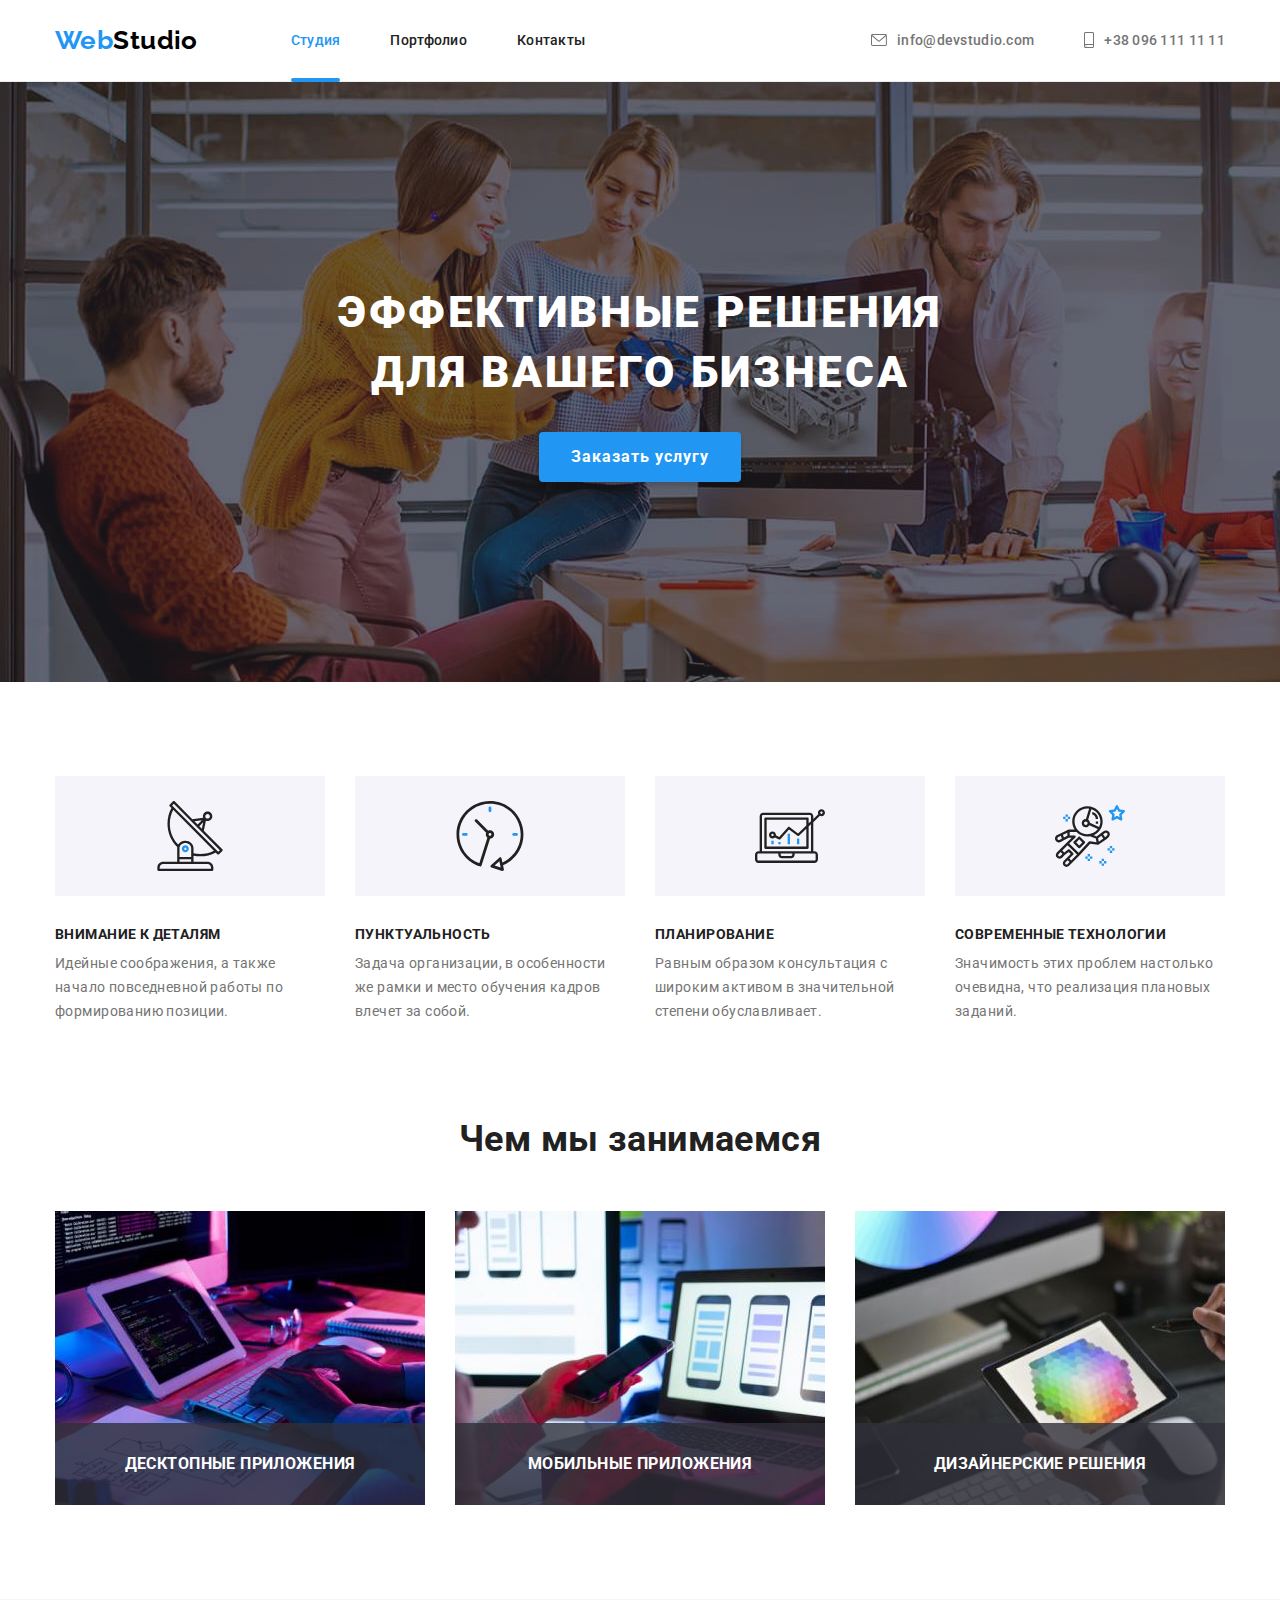
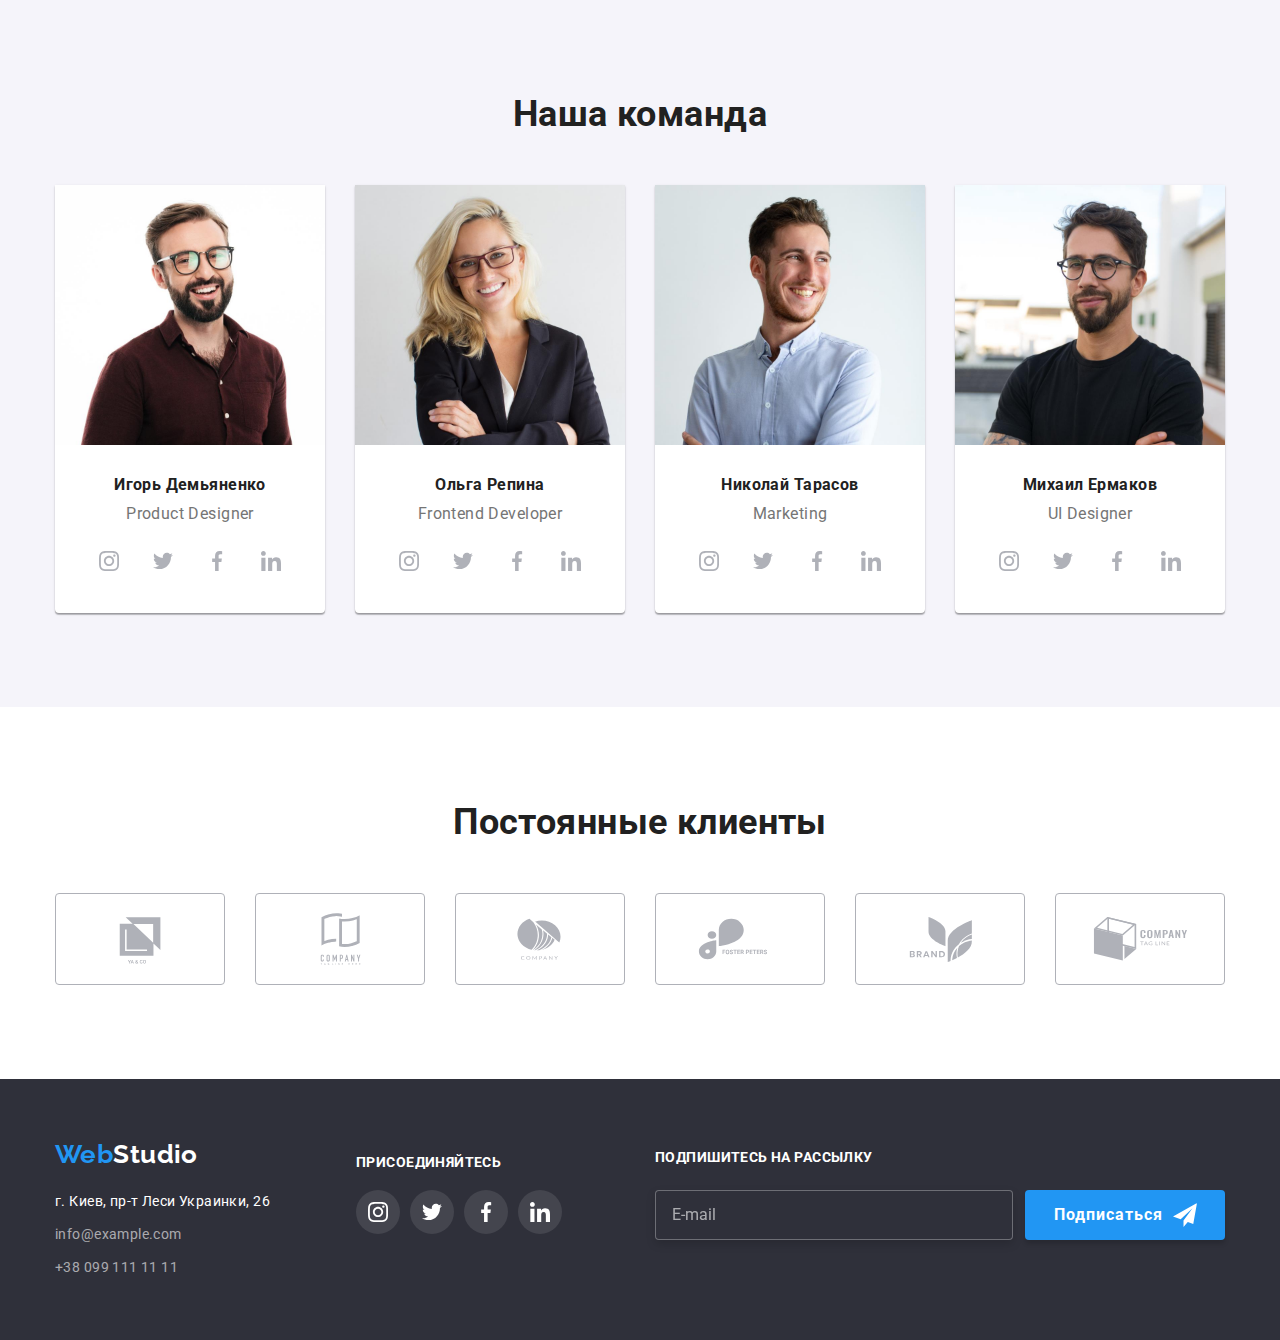
<file: index.html>
<!DOCTYPE html>
<html lang="ru">
  <head>
    <meta charset="UTF-8" />
    <meta http-equiv="X-UA-Compatible" content="IE=edge" />
    <meta name="viewport" content="width=device-width, initial-scale=1.0" />
	<link rel="shortcut icon" href="favicon.png" type="image/png">
    <title>Главная</title>
    <link
      rel="stylesheet"
      href="https://fonts.googleapis.com/css2?family=Raleway:wght@700&family=Roboto:wght@400;500;700;900&display=swap"
    />
    <link
      rel="stylesheet"
      href="https://cdnjs.cloudflare.com/ajax/libs/modern-normalize/1.0.0/modern-normalize.min.css"
    />
    <link rel="stylesheet" href="./css/main.min.css" />
  </head>
  <body>
    <!-- Верхняя линия -->
    <header class="upper-line">
      <div class="container upper-line__container">
        <a class="link header-brand" href="./index.html">
          <span class="header-brand__color-one">Web</span
          ><span class="header-brand__color-two">Studio</span>
        </a>
        <nav class="upper-line__nav-links">
          <ul class="upper-line__list-box">
            <li class="upper-line__list upper-line__list--nav">
              <a class="link upper-line__link upper-line__active-page" href="./index.html"
                >Студия</a
              >
            </li>
            <li class="upper-line__list upper-line__list--nav">
              <a class="link upper-line__link" href="./portfolio.html">Портфолио</a>
            </li>
            <li class="upper-line__list upper-line__list--nav">
              <a class="link upper-line__link" href="#">Контакты</a>
            </li>
          </ul>
        </nav>
        <ul class="upper-line__list-box">
          <li class="upper-line__list upper-line__list--contacts">
            <a class="upper-line__link" href="mailto:info@devstudio.com">
              <svg class="upper-line__email-icon" width="16px" height="12px">
                <use href="./images/icons.svg#email"></use>
              </svg>
              info@devstudio.com
            </a>
          </li>

          <li class="upper-line__list upper-line__list--contacts">
            <a class="upper-line__link" href="tel:+380961111111">
              <svg class="upper-line__phone-icon" width="10px" height="16px">
                <use href="./images/icons.svg#phone"></use>
              </svg>
              +38 096 111 11 11
            </a>
          </li>
        </ul>
      </div>
    </header>

    <main class="main-content">
      <!-- Шапка -->
      <section class="cap">
        <div class="container cap__container">
          <h1 class="cap__title">Эффективные решения для вашего бизнеса</h1>
          <button data-modal-open class="cap__order-btn" type="button">Заказать услугу</button>
        </div>
      </section>

      <!-- Особенности -->
      <section class="our-features section">
        <div class="container">
          <h2 class="hidden">Наши особенности</h2>
          <ul class="list-box">
            <li class="our-features__feature">
              <div class="our-features__box">
                <svg class="our-features__icon" width="70px" height="70px">
                  <use href="./images/icons.svg#antenna"></use>
                </svg>
              </div>
              <h3 class="our-features__title">Внимание к деталям</h3>
              <p class="our-features__text">
                Идейные соображения, а также начало повседневной работы по формированию позиции.
              </p>
            </li>

            <li class="our-features__feature">
              <div class="our-features__box">
                <svg class="our-features__icon" width="70px" height="70px">
                  <use href="./images/icons.svg#clock"></use>
                </svg>
              </div>
              <h3 class="our-features__title">Пунктуальность</h3>
              <p class="our-features__text">
                Задача организации, в особенности же рамки и место обучения кадров влечет за собой.
              </p>
            </li>

            <li class="our-features__feature">
              <div class="our-features__box">
                <svg class="our-features__icon" width="70px" height="70px">
                  <use href="./images/icons.svg#diagram"></use>
                </svg>
              </div>
              <h3 class="our-features__title">Планирование</h3>
              <p class="our-features__text">
                Равным образом консультация с широким активом в значительной степени обуславливает.
              </p>
            </li>

            <li class="our-features__feature">
              <div class="our-features__box">
                <svg class="our-features__icon" width="70px" height="70px">
                  <use href="./images/icons.svg#astronaut"></use>
                </svg>
              </div>
              <h3 class="our-features__title">Современные технологии</h3>
              <p class="our-features__text">
                Значимость этих проблем настолько очевидна, что реализация плановых заданий.
              </p>
            </li>
          </ul>
        </div>
      </section>
      <!-- Чем мы занимаемся -->
      <section class="our-works our-works--geometry section">
        <div class="container">
          <h2 class="our-works__first-title">Чем мы занимаемся</h2>
          <ul class="list-box">
            <li class="our-works__work">
              <a class="link" href="#">
                <img src="./images/work1.jpg" width="370" height="294" alt="Изображение работы 1" />
                <div class="our-works__label">
                  <h3 class="our-works__title">Десктопные приложения</h3>
                </div>
              </a>
            </li>

            <li class="our-works__work">
              <a class="link" href="#">
                <img src="./images/work2.jpg" width="370" height="294" alt="Изображение работы 2" />
                <div class="our-works__label">
                  <h3 class="our-works__title">Мобильные приложения</h3>
                </div>
              </a>
            </li>

            <li class="our-works__work">
              <a class="link" href="#">
                <img src="./images/work3.jpg" width="370" height="294" alt="Изображение работы 3" />
                <div class="our-works__label">
                  <h3 class="our-works__title">Дизайнерские решения</h3>
                </div>
              </a>
            </li>
          </ul>
        </div>
      </section>

      <!-- Наша команда -->
      <section class="our-team section">
        <div class="container">
          <h2 class="our-team__first-title">Наша команда</h2>
          <ul class="list-box team-cards">
            <li class="team-cards__card">
              <img
                src="./images/member1.jpg"
                width="270"
                height="260"
                alt="Фото Игоря Демьяненко"
              />
              <div class="team-card">
                <h3 class="team-card__title">Игорь Демьяненко</h3>
                <p class="team-card__profession">Product Designer</p>
                <ul class="list-box social-icons team-card__social-icons">
                  <li class="list social-icons__list">
                    <a class="link social-icons__icon" href="#">
                      <svg class="team-card__social-icon" width="20px" height="20px">
                        <use href="./images/icons.svg#instagram"></use>
                      </svg>
                    </a>
                  </li>

                  <li class="list social-icons__list">
                    <a class="link social-icons__icon" href="#">
                      <svg class="team-card__social-icon" width="20px" height="20px">
                        <use href="./images/icons.svg#twitter"></use>
                      </svg>
                    </a>
                  </li>

                  <li class="list social-icons__list">
                    <a class="link social-icons__icon" href="#">
                      <svg class="team-card__social-icon" width="20px" height="20px">
                        <use href="./images/icons.svg#facebook"></use>
                      </svg>
                    </a>
                  </li>

                  <li class="list social-icons__list">
                    <a class="link social-icons__icon" href="#">
                      <svg class="team-card__social-icon" width="20px" height="20px">
                        <use href="./images/icons.svg#linkedin"></use>
                      </svg>
                    </a>
                  </li>
                </ul>
              </div>
            </li>

            <li class="team-cards__card">
              <img src="./images/member2.jpg" width="270" height="260" alt="Фото Ольги Репиной" />
              <div class="team-card">
                <h3 class="team-card__title">Ольга Репина</h3>
                <p class="team-card__profession">Frontend Developer</p>
                <ul class="list-box social-icons team-card__social-icons">
                  <li class="list social-icons__list">
                    <a class="link social-icons__icon" href="#">
                      <svg class="team-card__social-icon" width="20px" height="20px">
                        <use href="./images/icons.svg#instagram"></use>
                      </svg>
                    </a>
                  </li>

                  <li class="list social-icons__list">
                    <a class="link social-icons__icon" href="#">
                      <svg class="team-card__social-icon" width="20px" height="20px">
                        <use href="./images/icons.svg#twitter"></use>
                      </svg>
                    </a>
                  </li>

                  <li class="list social-icons__list">
                    <a class="link social-icons__icon" href="#">
                      <svg class="team-card__social-icon" width="20px" height="20px">
                        <use href="./images/icons.svg#facebook"></use>
                      </svg>
                    </a>
                  </li>

                  <li class="list social-icons__list">
                    <a class="link social-icons__icon" href="#">
                      <svg class="team-card__social-icon" width="20px" height="20px">
                        <use href="./images/icons.svg#linkedin"></use>
                      </svg>
                    </a>
                  </li>
                </ul>
              </div>
            </li>

            <li class="team-cards__card">
              <img
                src="./images/member3.jpg"
                width="270"
                height="260"
                alt="Фото Николая Тарасова"
              />
              <div class="team-card">
                <h3 class="team-card__title">Николай Тарасов</h3>
                <p class="team-card__profession">Marketing</p>
                <ul class="list-box social-icons team-card__social-icons">
                  <li class="list social-icons__list">
                    <a class="link social-icons__icon" href="#">
                      <svg class="team-card__social-icon" width="20px" height="20px">
                        <use href="./images/icons.svg#instagram"></use>
                      </svg>
                    </a>
                  </li>

                  <li class="list social-icons__list">
                    <a class="link social-icons__icon" href="#">
                      <svg class="team-card__social-icon" width="20px" height="20px">
                        <use href="./images/icons.svg#twitter"></use>
                      </svg>
                    </a>
                  </li>

                  <li class="list social-icons__list">
                    <a class="link social-icons__icon" href="#">
                      <svg class="team-card__social-icon" width="20px" height="20px">
                        <use href="./images/icons.svg#facebook"></use>
                      </svg>
                    </a>
                  </li>

                  <li class="list social-icons__list">
                    <a class="link social-icons__icon" href="#">
                      <svg class="team-card__social-icon" width="20px" height="20px">
                        <use href="./images/icons.svg#linkedin"></use>
                      </svg>
                    </a>
                  </li>
                </ul>
              </div>
            </li>

            <li class="team-cards__card">
              <img
                src="./images/member4.jpg"
                width="270"
                height="260"
                alt="Фото Михаила Ермакова"
              />
              <div class="team-card">
                <h3 class="team-card__title">Михаил Ермаков</h3>
                <p class="team-card__profession">UI Designer</p>
                <ul class="list-box social-icons team-card__social-icons">
                  <li class="list social-icons__list">
                    <a class="link social-icons__icon" href="#">
                      <svg class="team-card__social-icon" width="20px" height="20px">
                        <use href="./images/icons.svg#instagram"></use>
                      </svg>
                    </a>
                  </li>

                  <li class="list social-icons__list">
                    <a class="link social-icons__icon" href="#">
                      <svg class="team-card__social-icon" width="20px" height="20px">
                        <use href="./images/icons.svg#twitter"></use>
                      </svg>
                    </a>
                  </li>

                  <li class="list social-icons__list">
                    <a class="link social-icons__icon" href="#">
                      <svg class="team-card__social-icon" width="20px" height="20px">
                        <use href="./images/icons.svg#facebook"></use>
                      </svg>
                    </a>
                  </li>

                  <li class="list social-icons__list">
                    <a class="link social-icons__icon" href="#">
                      <svg class="team-card__social-icon" width="20px" height="20px">
                        <use href="./images/icons.svg#linkedin"></use>
                      </svg>
                    </a>
                  </li>
                </ul>
              </div>
            </li>
          </ul>
        </div>
      </section>

      <section class="reg-customers section">
        <div class="container reg-customers__container">
          <h2 class="reg-customers__first-title">Постоянные клиенты</h2>
          <ul class="list-box reg-customers__cards">
            <li class="reg-customers__card">
              <a href="#" class="company-label">
                <svg class="company-label__icon" width="106px" height="60px">
                  <use href="./images/icons.svg#company-one"></use>
                </svg>
              </a>
            </li>

            <li class="reg-customers__card">
              <a href="#" class="company-label">
                <svg class="company-label__icon" width="106px" height="60px">
                  <use href="./images/icons.svg#company-two"></use>
                </svg>
              </a>
            </li>

            <li class="reg-customers__card">
              <a href="#" class="company-label">
                <svg class="company-label__icon" width="106px" height="60px">
                  <use href="./images/icons.svg#company-three"></use>
                </svg>
              </a>
            </li>

            <li class="reg-customers__card">
              <a href="#" class="company-label">
                <svg class="company-label__icon" width="106px" height="60px">
                  <use href="./images/icons.svg#company-four"></use>
                </svg>
              </a>
            </li>

            <li class="reg-customers__card">
              <a href="#" class="company-label">
                <svg class="company-label__icon" width="106px" height="60px">
                  <use href="./images/icons.svg#company-five"></use>
                </svg>
              </a>
            </li>

            <li class="reg-customers__card">
              <a href="#" class="company-label">
                <svg class="company-label__icon" width="106px" height="60px">
                  <use href="./images/icons.svg#company-six"></use>
                </svg>
              </a>
            </li>
          </ul>
        </div>
      </section>

      <!-- Модальное окно -->
      <div class="backdrop backdrop--is-hidden" data-modal>
        <form class="contact-form">
          <p class="contact-form__title">Оставьте свои данные, мы вам перезвоним</p>
          <div class="form-field form-field--name">
            <svg class="form-field__form-icon form-field__icon-man" width="18px" height="18px">
              <use href="./images/icons.svg#icon-man"></use>
            </svg>
            <label class="form-field__caption">
              Имя
              <input class="form-field__input name" type="text" name="username" />
            </label>
          </div>

          <div class="form-field form-field--phone">
            <svg class="form-field__form-icon form-field__icon-phone" width="18px" height="18px">
              <use href="./images/icons.svg#icon-phone"></use>
            </svg>
            <label class="form-field__caption">
              Телефон
              <input class="form-field__input phone" type="tel" name="phone_number" />
            </label>
          </div>

          <div class="form-field form-field--mail">
            <svg class="form-field__form-icon form-field__icon-mail" width="18px" height="18px">
              <use href="./images/icons.svg#icon-mail"></use>
            </svg>
            <label class="form-field__caption">
              Почта
              <input class="form-field__input mail" type="email" name="email" />
            </label>
          </div>
          <div class="form-field form-field--comment">
            <label class="contact-form__caption">
              Комментарий
              <textarea
                class="form-field__comment"
                name="comments"
                rows="5"
                placeholder="Введите текст"
              ></textarea>
            </label>
          </div>
          <div class="check-block">
            <input
              class="check-block__checkbox hidden"
              type="checkbox"
              id="agreement"
              name="agreement"
            />
            <label class="check-block__agreement" for="agreement">
              Соглашаюсь с рассылкой и принимаю
              <a class="check-block__agreement-link" href="#">Условия договора</a>
            </label>
            <svg class="check-block__unchecked-icon" width="16px" height="15px">
              <use href="./images/icons.svg#icon-unchecked"></use>
            </svg>
            <svg class="check-block__checked-icon" width="16px" height="15px">
              <use href="./images/icons.svg#icon-checked"></use>
            </svg>
          </div>

          <button data-modal-close class="contact-form__close-btn">
            <svg class="contact-form__close-icon" width="11px" height="11px">
              <use href="./images/icons.svg#close"></use>
            </svg>
          </button>

          <button class="contact-form__send-btn" type="submit">Отправить</button>
        </form>
      </div>
    </main>

    <!-- Футер -->
    <footer class="footer">
      <div class="container footer__container">
        <div class="logo-container">
          <div class="footer-brand">
            <a class="" href="./index.html">
              <span class="footer-brand__color-one">Web</span
              ><span class="footer-brand__color-two">Studio</span>
            </a>
          </div>
          <address class="address">
            <p class="address__text">г. Киев, пр-т Леси Украинки, 26</p>
            <ul class="address__list-box">
              <li class="address__list">
                <a class="footer__link" href="mailto:info@example.com">info@example.com</a>
              </li>

              <li class="address__list">
                <a class="footer__link" href="tel:+380991111111">+38 099 111 11 11</a>
              </li>
            </ul>
          </address>
        </div>
        <div class="social-container">
          <h3 class="social-container__title">присоединяйтесь</h3>
          <ul class="list-box social-icons">
            <li class="list social-icons__list">
              <a href="#" class="link social-container__icon social-icons__icon">
                <svg class="social-container__social-icon" width="20px" height="20px">
                  <use href="./images/icons.svg#instagram"></use>
                </svg>
              </a>
            </li>

            <li class="list social-icons__list">
              <a href="#" class="link social-container__icon social-icons__icon">
                <svg class="social-container__social-icon" width="20px" height="20px">
                  <use href="./images/icons.svg#twitter"></use>
                </svg>
              </a>
            </li>

            <li class="list social-icons__list">
              <a href="#" class="link social-container__icon social-icons__icon">
                <svg class="social-container__social-icon" width="20px" height="20px">
                  <use href="./images/icons.svg#facebook"></use>
                </svg>
              </a>
            </li>

            <li class="list social-icons__list">
              <a href="#" class="link social-container__icon social-icons__icon">
                <svg class="social-container__social-icon" width="20px" height="20px">
                  <use href="./images/icons.svg#linkedin"></use>
                </svg>
              </a>
            </li>
          </ul>
        </div>

        <form class="subscribe-form">
          <label>
            <span class="subscribe-form__title">Подпишитесь на рассылку</span>
            <input class="subscribe-form__email" type="email" name="email" placeholder="E-mail" />
          </label>
          <button class="subscribe-form__btn" type="submit">
            Подписаться
            <svg class="subscribe-form__subscribe-img" width="24px" height="24px">
              <use href="./images/icons.svg#icon-send"></use>
            </svg>
          </button>
        </form>
      </div>
    </footer>

    <script src="./js/modal.js"></script>
  </body>
</html>
</file>
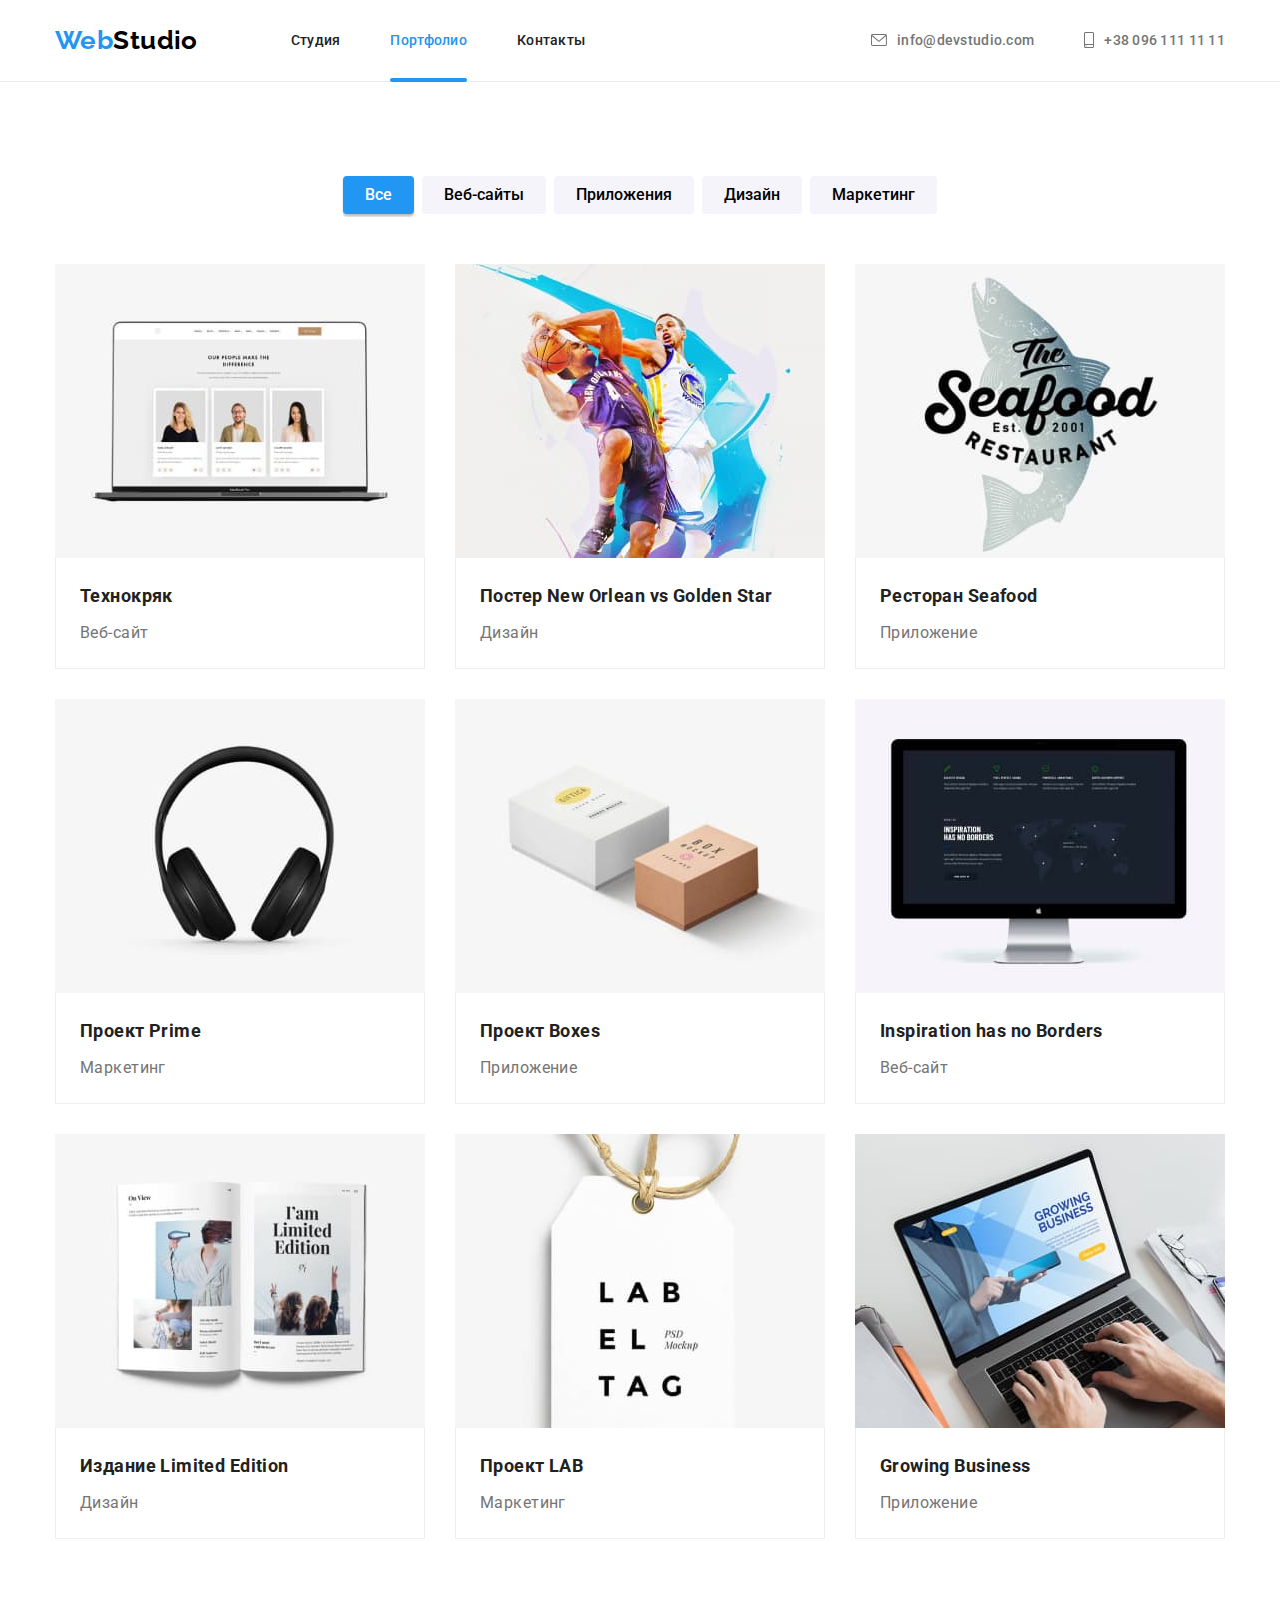
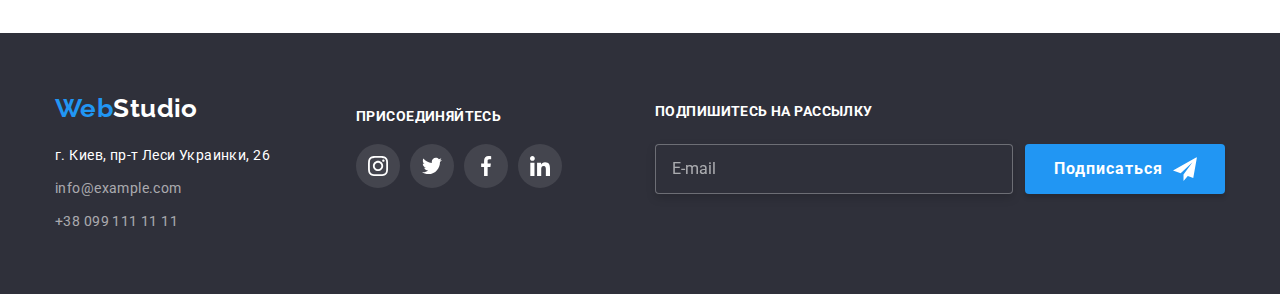
<file: portfolio.html>
<!DOCTYPE html>
<html lang="en">
  <head>
    <meta charset="UTF-8" />
    <meta http-equiv="X-UA-Compatible" content="IE=edge" />
    <meta name="viewport" content="width=device-width, initial-scale=1.0" />
	<link rel="shortcut icon" href="favicon.png" type="image/png">
    <title>Портфолио</title>
    <link
      href="https://fonts.googleapis.com/css2?family=Raleway:wght@700&family=Roboto:wght@400;500;700;900&display=swap"
      rel="stylesheet"
    />
    <link
      rel="stylesheet"
      href="https://cdnjs.cloudflare.com/ajax/libs/modern-normalize/1.0.0/modern-normalize.min.css"
    />
    <link rel="stylesheet" href="./css/main.min.css" />
  </head>
  <body>
    <!-- Верхняя линия -->
    <header class="upper-line">
      <div class="container upper-line__container">
        <a class="header-brand" href="./index.html">
          <span class="header-brand__color-one">Web</span
          ><span class="header-brand__color-two">Studio</span>
        </a>
        <nav class="upper-line__nav-links">
          <ul class="upper-line__list-box">
            <li class="upper-line__list upper-line__list--nav">
              <a class="upper-line__link" href="./index.html">Студия</a>
            </li>
            <li class="upper-line__list upper-line__list--nav">
              <a class="upper-line__link upper-line__active-page" href="./portfolio.html"
                >Портфолио</a
              >
            </li>
            <li class="upper-line__list upper-line__list--nav">
              <a class="upper-line__link" href="#">Контакты</a>
            </li>
          </ul>
        </nav>
        <ul class="upper-line__list-box">
          <li class="upper-line__list upper-line__list--contacts">
            <a class="upper-line__link" href="mailto:info@devstudio.com">
              <svg class="upper-line__email-icon" width="16px" height="12px">
                <use href="./images/icons.svg#email"></use>
              </svg>
              info@devstudio.com
            </a>
          </li>

          <li class="upper-line__list upper-line__list--contacts">
            <a class="upper-line__link" href="tel:+380961111111">
              <svg class="upper-line__phone-icon" width="10px" height="16px">
                <use href="./images/icons.svg#phone"></use>
              </svg>
              +38 096 111 11 11
            </a>
          </li>
        </ul>
      </div>
    </header>

    <main class="main-content">
      <section class="portfolio section">
        <div class="container portfolio__container">
          <h1 class="hero-title hidden">Наши портфолио</h1>
          <ul class="list-box filters filters--geometry">
            <li class="list filters__list">
              <button class="filters__filter-btn filters__filter-btn--active" type="button">
                Все
              </button>
            </li>
            <li class="list filters__list">
              <button class="filters__filter-btn" type="button">Веб-сайты</button>
            </li>
            <li class="list filters__list">
              <button class="filters__filter-btn" type="button">Приложения</button>
            </li>
            <li class="list filters__list">
              <button class="filters__filter-btn" type="button">Дизайн</button>
            </li>
            <li class="list filters__list">
              <button class="filters__filter-btn" type="button">Маркетинг</button>
            </li>
          </ul>

          <ul class="list-box portfolio-cards">
            <li class="list portfolio-cards__list">
              <a href="#" class="link portfolio-card">
                <div class="portfolio-card__image-box">
                  <div class="overlay">
                    <p class="overlay__text">
                      Технокряк это современная площадка распространения коронавируса. Компании
                      используют эту платформу для цифрового шпионажа и атак на защищённые сервера
                      конкурентов.
                    </p>
                  </div>
                  <img
                    src="./images/tehno.jpg"
                    width="370"
                    height="294"
                    alt="Внешний вид веб сайта"
                  />
                </div>
                <div class="portfolio-card__info">
                  <h3 class="portfolio-card__title">Технокряк</h3>
                  <p class="portfolio-card__type">Веб-сайт</p>
                </div>
              </a>
            </li>

            <li class="list portfolio-cards__list">
              <a href="#" class="link portfolio-card">
                <div class="portfolio-card__image-box">
                  <div class="overlay">
                    <p class="overlay__text">Постер New Orlean vs Golden Star это ...</p>
                  </div>
                  <img
                    src="./images/poster.jpg"
                    width="370"
                    height="294"
                    alt="Постер с баскетболистами"
                  />
                </div>
                <div class="portfolio-card__info">
                  <h3 class="portfolio-card__title">Постер New Orlean vs Golden Star</h3>
                  <p class="portfolio-card__type">Дизайн</p>
                </div>
              </a>
            </li>

            <li class="list portfolio-cards__list">
              <a href="#" class="link portfolio-card">
                <div class="portfolio-card__image-box">
                  <div class="overlay">
                    <p class="overlay__text">Ресторан Seafood это ...</p>
                  </div>
                  <img
                    src="./images/restaurant.jpg"
                    width="370"
                    height="294"
                    alt="Ємблема ресторана"
                  />
                </div>
                <div class="portfolio-card__info">
                  <h3 class="portfolio-card__title">Ресторан Seafood</h3>
                  <p class="portfolio-card__type">Приложение</p>
                </div>
              </a>
            </li>

            <li class="list portfolio-cards__list">
              <a href="#" class="link portfolio-card">
                <div class="portfolio-card__image-box">
                  <div class="overlay">
                    <p class="overlay__text">Проект Prime это ...</p>
                  </div>
                  <img
                    src="./images/prime.jpg"
                    width="370"
                    height="294"
                    alt="Изображение с Наушниками"
                  />
                </div>
                <div class="portfolio-card__info">
                  <h3 class="portfolio-card__title">Проект Prime</h3>
                  <p class="portfolio-card__type">Маркетинг</p>
                </div>
              </a>
            </li>

            <li class="list portfolio-cards__list">
              <a href="#" class="link portfolio-card">
                <div class="portfolio-card__image-box">
                  <div class="overlay">
                    <p class="overlay__text">Проект Boxes это ...</p>
                  </div>
                  <img
                    src="./images/boxes.jpg"
                    width="370"
                    height="294"
                    alt="Изображение с коробками"
                  />
                </div>
                <div class="portfolio-card__info">
                  <h3 class="portfolio-card__title">Проект Boxes</h3>
                  <p class="portfolio-card__type">Приложение</p>
                </div>
              </a>
            </li>

            <li class="list portfolio-cards__list">
              <a href="#" class="link portfolio-card">
                <div class="portfolio-card__image-box">
                  <div class="overlay">
                    <p class="overlay__text">Inspiration has no Borders это ...</p>
                  </div>
                  <img
                    src="./images/Inspiration.jpg"
                    width="370"
                    height="294"
                    alt="Внешний вид веб сайта"
                  />
                </div>
                <div class="portfolio-card__info">
                  <h3 class="portfolio-card__title">Inspiration has no Borders</h3>
                  <p class="portfolio-card__type">Веб-сайт</p>
                </div>
              </a>
            </li>

            <li class="list portfolio-cards__list">
              <a href="#" class="link portfolio-card">
                <div class="portfolio-card__image-box">
                  <div class="overlay">
                    <p class="overlay__text">Издание Limited Edition это ...</p>
                  </div>
                  <img
                    src="./images/edition.jpg"
                    width="370"
                    height="294"
                    alt="Изображение журнала"
                  />
                </div>
                <div class="portfolio-card__info">
                  <h3 class="portfolio-card__title">Издание Limited Edition</h3>
                  <p class="portfolio-card__type">Дизайн</p>
                </div>
              </a>
            </li>

            <li class="list portfolio-cards__list">
              <a href="#" class="link portfolio-card">
                <div class="portfolio-card__image-box">
                  <div class="overlay">
                    <p class="overlay__text">Проект LAB это ...</p>
                  </div>
                  <img src="./images/lab.jpg" width="370" height="294" alt="Эмблема проэкта" />
                </div>
                <div class="portfolio-card__info">
                  <h3 class="portfolio-card__title">Проект LAB</h3>
                  <p class="portfolio-card__type">Маркетинг</p>
                </div>
              </a>
            </li>

            <li class="list portfolio-cards__list">
              <a href="#" class="link portfolio-card">
                <div class="portfolio-card__image-box">
                  <div class="overlay">
                    <p class="overlay__text">Growing Business это ...</p>
                  </div>
                  <img
                    src="./images/business.jpg"
                    width="370"
                    height="294"
                    alt="Ноутбук с приложением"
                  />
                </div>
                <div class="portfolio-card__info">
                  <h3 class="portfolio-card__title">Growing Business</h3>
                  <p class="portfolio-card__type">Приложение</p>
                </div>
              </a>
            </li>
          </ul>
        </div>
      </section>
    </main>

    <!-- Футер -->
    <footer class="footer">
      <div class="container footer__container">
        <div class="logo-container">
          <div class="footer-brand">
            <a class="" href="./index.html">
              <span class="footer-brand__color-one">Web</span
              ><span class="footer-brand__color-two">Studio</span>
            </a>
          </div>
          <address class="address">
            <p class="address__text">г. Киев, пр-т Леси Украинки, 26</p>
            <ul class="address__list-box">
              <li class="address__list">
                <a class="footer__link" href="mailto:info@example.com">info@example.com</a>
              </li>

              <li class="address__list">
                <a class="footer__link" href="tel:+380991111111">+38 099 111 11 11</a>
              </li>
            </ul>
          </address>
        </div>
        <div class="social-container">
          <h3 class="social-container__title">присоединяйтесь</h3>
          <ul class="list-box social-icons">
            <li class="list social-icons__list">
              <a href="#" class="link social-container__icon social-icons__icon">
                <svg class="social-container__social-icon" width="20px" height="20px">
                  <use href="./images/icons.svg#instagram"></use>
                </svg>
              </a>
            </li>

            <li class="list social-icons__list">
              <a href="#" class="link social-container__icon social-icons__icon">
                <svg class="social-container__social-icon" width="20px" height="20px">
                  <use href="./images/icons.svg#twitter"></use>
                </svg>
              </a>
            </li>

            <li class="list social-icons__list">
              <a href="#" class="link social-container__icon social-icons__icon">
                <svg class="social-container__social-icon" width="20px" height="20px">
                  <use href="./images/icons.svg#facebook"></use>
                </svg>
              </a>
            </li>

            <li class="list social-icons__list">
              <a href="#" class="link social-container__icon social-icons__icon">
                <svg class="social-container__social-icon" width="20px" height="20px">
                  <use href="./images/icons.svg#linkedin"></use>
                </svg>
              </a>
            </li>
          </ul>
        </div>

        <form class="subscribe-form">
          <label>
            <span class="subscribe-form__title">Подпишитесь на рассылку</span>
            <input class="subscribe-form__email" type="email" name="email" placeholder="E-mail" />
          </label>
          <button class="subscribe-form__btn" type="submit">
            Подписаться
            <svg class="subscribe-form__subscribe-img" width="24px" height="24px">
              <use href="./images/icons.svg#icon-send"></use>
            </svg>
          </button>
        </form>
      </div>
    </footer>
  </body>
</html>
</file>
<file: css/main.min.css>
h1,h2,h3,ul,p{margin:0;padding:0}img{display:block;max-width:100%;height:auto}a{text-decoration:none;color:inherit}ul{list-style:none}body{background-color:#fff;color:#757575;font-family:"Roboto","Raleway",sans-serif;letter-spacing:0.03em;font-size:14px;line-height:1.714}.hidden{position:absolute;width:1px;height:1px;margin:-1px;padding:0;overflow:hidden;border:0;clip:rect(0 0 0 0)}.section{padding-top:94px;padding-bottom:94px}.container{width:1200px;padding:0px 15px;margin:0 auto}.list-box{display:-webkit-box;display:-ms-flexbox;display:flex}.our-features__title,.team-card__title,.contact-form__title,.portfolio-card__title{color:#212121}.input:hover,.comment:hover,.email:hover{cursor:pointer}.social-icons__list:not(:first-child){margin-left:10px}.subscribe-form__email:focus,.form-field__input:focus,.form-field__comment:focus,.company-label:hover,.company-label:focus{border-color:#2196f3;outline:none}.subscribe-form__email:focus::-webkit-input-placeholder,.form-field__comment:focus::-webkit-input-placeholder{color:#2196f3}.subscribe-form__email:focus:-ms-input-placeholder,.form-field__comment:focus:-ms-input-placeholder{color:#2196f3}.subscribe-form__email:focus::-ms-input-placeholder,.form-field__comment:focus::-ms-input-placeholder{color:#2196f3}.subscribe-form__email:focus::placeholder,.form-field__comment:focus::placeholder{color:#2196f3}.header-brand,.footer-brand{font-family:'Raleway';font-weight:bold;font-size:26px;line-height:1.192}.upper-line__container,.upper-line__list-box,.upper-line__link,.subscribe-form,.cap__container,.contact-form,.contact-form__close-btn,.check-block,.portfolio__container,.overlay{display:-webkit-box;display:-ms-flexbox;display:flex;-webkit-box-align:center;-ms-flex-align:center;align-items:center}.upper-line__link:focus,.footer__link:focus,.upper-line__link:hover,.footer__link:hover{color:#2196f3}.social-icons__icon{display:-webkit-box;display:-ms-flexbox;display:flex;-webkit-box-align:center;-ms-flex-align:center;align-items:center;-webkit-box-pack:center;-ms-flex-pack:center;justify-content:center;height:44px;width:44px;border-radius:50%}.social-icons__icon:hover,.social-icons__icon:focus{background-color:#2196f3}.subscribe-form__btn,.cap__order-btn,.contact-form__send-btn{cursor:pointer;font-size:16px;background-color:#2196f3;font-weight:bold;line-height:1.875;letter-spacing:0.06em;color:#fff;border:0px;-webkit-box-shadow:0px 4px 4px rgba(0,0,0,0.15);box-shadow:0px 4px 4px rgba(0,0,0,0.15);border-radius:4px}.subscribe-form__btn:focus,.cap__order-btn:focus,.contact-form__send-btn:focus,.subscribe-form__btn:hover,.cap__order-btn:hover,.contact-form__send-btn:hover{background-color:#188ce8}.our-works__first-title,.our-team__first-title,.reg-customers__first-title{color:#212121;font-size:36px;line-height:1.172;font-weight:700;text-align:center;margin-bottom:50px}.social-container__title,.subscribe-form__title,.our-features__title{text-transform:uppercase;font-weight:700;line-height:1.172;font-size:14px}.social-container__title,.subscribe-form__title{color:#fff;margin-bottom:20px}.form-field__input,.form-field__comment{border:1px solid rgba(33,33,33,0.2);border-radius:4px;margin-top:4px;position:relative;display:block}.upper-line__link,.footer__link,.subscribe-form__email::-webkit-input-placeholder,.form-field__comment::-webkit-input-placeholder{-webkit-transition:color 250ms cubic-bezier(0.4, 0, 0.2, 1);transition:color 250ms cubic-bezier(0.4, 0, 0.2, 1)}.upper-line__link,.footer__link,.subscribe-form__email:-ms-input-placeholder,.form-field__comment:-ms-input-placeholder{-webkit-transition:color 250ms cubic-bezier(0.4, 0, 0.2, 1);transition:color 250ms cubic-bezier(0.4, 0, 0.2, 1)}.upper-line__link,.footer__link,.subscribe-form__email::-ms-input-placeholder,.form-field__comment::-ms-input-placeholder{-webkit-transition:color 250ms cubic-bezier(0.4, 0, 0.2, 1);transition:color 250ms cubic-bezier(0.4, 0, 0.2, 1)}.upper-line__link,.footer__link,.subscribe-form__email::placeholder,.form-field__comment::placeholder{-webkit-transition:color 250ms cubic-bezier(0.4, 0, 0.2, 1);transition:color 250ms cubic-bezier(0.4, 0, 0.2, 1)}.cap__order-btn,.social-icons__icon,.subscribe-form__btn,.contact-form__send-btn{-webkit-transition:background-color 250ms cubic-bezier(0.4, 0, 0.2, 1);transition:background-color 250ms cubic-bezier(0.4, 0, 0.2, 1)}.company-label,.subscribe-form__email,.form-field__input,.form-field__comment{-webkit-transition:border-color 250ms cubic-bezier(0.4, 0, 0.2, 1);transition:border-color 250ms cubic-bezier(0.4, 0, 0.2, 1)}.team-card__social-icon,.company-label__icon,.contact-form__close-icon,.form-field__form-icon,.check-block__checked-icon,.check-block__unchecked-icon{-webkit-transition:fill 250ms cubic-bezier(0.4, 0, 0.2, 1);transition:fill 250ms cubic-bezier(0.4, 0, 0.2, 1)}.portfolio-card{-webkit-transition:-webkit-box-shadow 250ms cubic-bezier(0.4, 0, 0.2, 1);transition:-webkit-box-shadow 250ms cubic-bezier(0.4, 0, 0.2, 1);transition:box-shadow 250ms cubic-bezier(0.4, 0, 0.2, 1);transition:box-shadow 250ms cubic-bezier(0.4, 0, 0.2, 1), -webkit-box-shadow 250ms cubic-bezier(0.4, 0, 0.2, 1)}.filters__filter-btn{-webkit-transition:background-color 250ms cubic-bezier(0.4, 0, 0.2, 1),color 250ms cubic-bezier(0.4, 0, 0.2, 1),-webkit-box-shadow 250ms cubic-bezier(0.4, 0, 0.2, 1);transition:background-color 250ms cubic-bezier(0.4, 0, 0.2, 1),color 250ms cubic-bezier(0.4, 0, 0.2, 1),-webkit-box-shadow 250ms cubic-bezier(0.4, 0, 0.2, 1);transition:background-color 250ms cubic-bezier(0.4, 0, 0.2, 1),color 250ms cubic-bezier(0.4, 0, 0.2, 1),box-shadow 250ms cubic-bezier(0.4, 0, 0.2, 1);transition:background-color 250ms cubic-bezier(0.4, 0, 0.2, 1),color 250ms cubic-bezier(0.4, 0, 0.2, 1),box-shadow 250ms cubic-bezier(0.4, 0, 0.2, 1),-webkit-box-shadow 250ms cubic-bezier(0.4, 0, 0.2, 1)}.overlay{-webkit-transition:opacity 250ms cubic-bezier(0.4, 0, 0.2, 1),-webkit-transform 250ms cubic-bezier(0.4, 0, 0.2, 1);transition:opacity 250ms cubic-bezier(0.4, 0, 0.2, 1),-webkit-transform 250ms cubic-bezier(0.4, 0, 0.2, 1);transition:opacity 250ms cubic-bezier(0.4, 0, 0.2, 1),transform 250ms cubic-bezier(0.4, 0, 0.2, 1);transition:opacity 250ms cubic-bezier(0.4, 0, 0.2, 1),transform 250ms cubic-bezier(0.4, 0, 0.2, 1),-webkit-transform 250ms cubic-bezier(0.4, 0, 0.2, 1)}.backdrop{-webkit-transition:opacity 250ms cubic-bezier(0.4, 0, 0.2, 1),visibility 250ms cubic-bezier(0.4, 0, 0.2, 1);transition:opacity 250ms cubic-bezier(0.4, 0, 0.2, 1),visibility 250ms cubic-bezier(0.4, 0, 0.2, 1)}.upper-line{border-bottom:1px solid #ececec;padding:25px 0}.upper-line__nav-links{margin-left:93px}.upper-line__list-box{margin-left:auto}.upper-line__list{letter-spacing:0.02em;line-height:1.172;font-weight:500}.upper-line__list--nav{color:#212121}.upper-line__list--contacts{color:#757575}.upper-line__list:not(:first-child){margin-left:50px}.upper-line__active-page{position:relative;color:#2196f3}.upper-line__active-page::after{content:'';display:inline-block;position:absolute;background-color:#2196f3;height:4px;width:100%;border-radius:2px;bottom:-33px;left:0}.upper-line__email-icon,.upper-line__phone-icon{margin-right:10px;fill:currentColor}.header-brand__color-one{color:#2196f3}.header-brand__color-two{color:#000}.footer{padding:60px 0;background-color:#2f303a}.footer__container{display:-webkit-box;display:-ms-flexbox;display:flex}.footer-brand__color-one{color:#2196f3}.footer-brand__color-two{color:#fff}.address{margin-top:20px;width:231px}.address__text{color:#fff;font-style:normal}.address__list-box{color:rgba(255,255,255,0.6);font-style:normal}.address__list{margin-top:9px}.social-container{width:206px;height:80px;margin:15px 93px 0px 70px}.social-container__icon{background-color:rgba(255,255,255,0.1)}.social-container__social-icon{fill:#fff}.subscribe-form{width:570px;height:86px;margin-top:15px;background-color:#2f303a;-webkit-box-align:end;-ms-flex-align:end;align-items:flex-end}.subscribe-form__btn{display:block;position:relative;margin-left:12px;height:50px;padding:10px 62px 10px 29px}.subscribe-form__subscribe-img{position:absolute;border-radius:1px;top:13px;right:28px}.subscribe-form__email{padding:0 0 0 16px;color:#ffffff;font-size:16px;width:358px;height:50px;line-height:1.25;border:1px solid rgba(255,255,255,0.3);-webkit-filter:drop-shadow(0px 4px 4px rgba(0,0,0,0.15));filter:drop-shadow(0px 4px 4px rgba(0,0,0,0.15));border-radius:4px;background-color:#2f303a;margin-top:20px}.subscribe-form__email::-webkit-input-placeholder{color:rgba(255,255,255,0.6)}.subscribe-form__email:-ms-input-placeholder{color:rgba(255,255,255,0.6)}.subscribe-form__email::-ms-input-placeholder{color:rgba(255,255,255,0.6)}.subscribe-form__email::placeholder{color:rgba(255,255,255,0.6)}.cap{padding:200px 0;background-image:-webkit-gradient(linear, left top, right top, from(rgba(47,48,58,0.4)), to(rgba(47,48,58,0.4))),url(../images/cap-bg-img.jpg);background-image:linear-gradient(to right, rgba(47,48,58,0.4), rgba(47,48,58,0.4)),url(../images/cap-bg-img.jpg);max-width:1600px;margin-left:auto;margin-right:auto;background-color:#2f303a}.cap__order-btn{padding:10px 32px}.cap__container{-webkit-box-orient:vertical;-webkit-box-direction:normal;-ms-flex-direction:column;flex-direction:column}.cap__title{width:696px;font-weight:900;font-size:44px;line-height:1.364;letter-spacing:0.06em;text-transform:uppercase;color:#fff;text-align:center;margin-bottom:30px}.our-features__list{width:270px}.our-features__box{display:block;margin-bottom:30px;padding:25px 100px;background-color:#f5f4fa;width:270px;height:120px}.our-features__title{margin-bottom:10px}.our-features__feature:not(:first-child){margin-left:30px}.our-works--geometry{padding-top:0px}.our-works__work:not(:first-child){margin-left:30px}.our-works__label{width:100%;bottom:0;position:absolute;background-color:rgba(47,48,58,0.8);padding:27px 0px;text-align:center}.our-works__title{text-transform:uppercase;color:#fff}.our-works__work{position:relative}.our-team{background-color:#f5f4fa}.team-cards__card{background-color:#fff;border-radius:0px 0px 4px 4px;-webkit-box-shadow:0px 1px 3px rgba(0,0,0,0.12),0px 1px 1px rgba(0,0,0,0.14),0px 2px 1px rgba(0,0,0,0.2);box-shadow:0px 1px 3px rgba(0,0,0,0.12),0px 1px 1px rgba(0,0,0,0.14),0px 2px 1px rgba(0,0,0,0.2)}.team-cards__card:not(:first-child){margin-left:30px}.team-card{padding:30px 0}.team-card__social-icons{-webkit-box-align:center;-ms-flex-align:center;align-items:center;-webkit-box-pack:center;-ms-flex-pack:center;justify-content:center;margin-top:16px}.team-card__social-icon{fill:#afb1b8}.social-icons__list:hover .team-card__social-icon,.social-icons__list:focus .team-card__social-icon{fill:#fff}.team-card__title,.team-card__profession{font-size:16px;line-height:1.188;text-align:center}.team-card__title{margin-bottom:10px}.reg-customers__cards{margin-left:-30px}.reg-customers__card{-ms-flex-preferred-size:calc(100% / 6 - 30px);flex-basis:calc(100% / 6 - 30px);margin-left:30px}.company-label{display:block;width:170px;height:92px;border:1px solid #afb1b8;border-radius:4px;padding:16px 32px}.company-label__icon{fill:#afb1b8}.company-label:hover .company-label__icon,.company-label:focus .company-label__icon{fill:#2196f3}.backdrop{position:fixed;top:0;left:0;width:100%;height:100%;background-color:rgba(0,0,0,0.2);border-color:rgba(0,0,0,0.5);opacity:1;visibility:visible;z-index:1}.backdrop--is-hidden{visibility:hidden;opacity:0;pointer-events:none}.contact-form{position:absolute;padding:40px;top:50%;left:50%;-webkit-transform:translate(-50%, -50%);transform:translate(-50%, -50%);width:528px;background:#ffffff;-webkit-box-shadow:0px 1px 3px rgba(0,0,0,0.12),0px 1px 1px rgba(0,0,0,0.14),0px 2px 1px rgba(0,0,0,0.2);box-shadow:0px 1px 3px rgba(0,0,0,0.12),0px 1px 1px rgba(0,0,0,0.14),0px 2px 1px rgba(0,0,0,0.2);border-radius:4px;-webkit-box-orient:vertical;-webkit-box-direction:normal;-ms-flex-direction:column;flex-direction:column}.contact-form__close-btn{-webkit-box-pack:center;-ms-flex-pack:center;justify-content:center;cursor:pointer;position:absolute;right:8px;top:8px;width:30px;height:30px;border-radius:50%;border:1px solid rgba(0,0,0,0.1);background-color:#fff}.contact-form__title{font-size:20px;line-height:1.15;text-align:center;margin-bottom:12px;font-weight:700}.contact-form__send-btn{padding:10px 55px 10px 56px}.contact-form__close-icon{fill:#212121}.contact-form__close-btn:hover .contact-form__close-icon,.contact-form__close-btn:focus .contact-form__close-icon{fill:#2196f3}.form-field__caption{display:block;font-size:12px;line-height:1.167;letter-spacing:0.01em}.form-field__input{width:448px;height:40px;padding:0 0 0 42px}.form-field--name,.form-field--phone,.form-field--mail{position:relative;margin-bottom:10px}.form-field__form-icon{left:12px;bottom:11px;position:absolute;z-index:2}.form-field:focus-within .form-field__form-icon{fill:#2196f3}.form-field--comment{margin-bottom:20px}.form-field__comment{width:448px;height:120px;font-size:14px;line-height:1.143;letter-spacing:0.01em;margin:0;padding:12px 16px;resize:none}.form-field__comment::-webkit-input-placeholder{color:rgba(117,117,117,0.5)}.form-field__comment:-ms-input-placeholder{color:rgba(117,117,117,0.5)}.form-field__comment::-ms-input-placeholder{color:rgba(117,117,117,0.5)}.form-field__comment::placeholder{color:rgba(117,117,117,0.5)}.check-block{-webkit-box-pack:center;-ms-flex-pack:center;justify-content:center;position:relative;margin-bottom:30px}.check-block__agreement{line-height:1.714;padding-left:23px}.check-block__agreement:hover{cursor:pointer}.check-block__agreement-link{color:#2196f3}.check-block__checked-icon,.check-block__unchecked-icon{left:0px;top:4px;position:absolute;pointer-events:none}.check-block__checkbox:checked ~ .check-block__checked-icon,.check-block__checkbox:checked ~ .check-block__unchecked-icon{fill:#2196f3}.check-block__checked-icon{fill:white}.check-block__unchecked-icon{fill:#212121;z-index:1}.check-block__checkbox:hover ~ .check-block__unchecked-icon,.check-block__checkbox:focus ~ .check-block__unchecked-icon{fill:#188ce8}.filters--geometry{margin-bottom:50px}.filters__list:not(:first-child){margin-left:8px}.filters__filter-btn{padding:6px 22px;font-weight:500;font-size:16px;height:38px;line-height:1.625;background-color:#f5f4fa;border-style:none;border-radius:4px}.filters__filter-btn--active,.filters__filter-btn:hover,.filters__filter-btn:focus{cursor:pointer;background-color:#2196f3;color:#fff;-webkit-box-shadow:0px 3px 1px rgba(0,0,0,0.1),0px 1px 2px rgba(0,0,0,0.08),0px 2px 2px rgba(0,0,0,0.12);box-shadow:0px 3px 1px rgba(0,0,0,0.1),0px 1px 2px rgba(0,0,0,0.08),0px 2px 2px rgba(0,0,0,0.12)}.portfolio__container{-webkit-box-orient:vertical;-webkit-box-direction:normal;-ms-flex-direction:column;flex-direction:column}.portfolio-cards{margin-top:-30px;margin-left:-30px;-ms-flex-wrap:wrap;flex-wrap:wrap}.portfolio-cards__list{-ms-flex-preferred-size:calc(100% / 3 - 30px);flex-basis:calc(100% / 3 - 30px);margin-top:30px;margin-left:30px}.portfolio-card{display:block}.portfolio-card__image-box{position:relative;overflow:hidden}.portfolio-card__info{border:1px solid #eeeeee;border-top:none;padding:20px 24px;display:block}.portfolio-card__title{font-size:18px;line-height:2;margin-bottom:4px}.portfolio-card__type{font-size:16px;line-height:1.875}.portfolio-card:focus,.portfolio-card:hover{-webkit-box-shadow:0px 1px 1px rgba(0,0,0,0.12),0px 4px 4px rgba(0,0,0,0.06),1px 4px 6px rgba(0,0,0,0.16);box-shadow:0px 1px 1px rgba(0,0,0,0.12),0px 4px 4px rgba(0,0,0,0.06),1px 4px 6px rgba(0,0,0,0.16)}.overlay{position:absolute;background-color:rgba(33,150,243,0.9);height:100%;width:100%;opacity:0;bottom:-100%;pointer-events:none}.overlay__text{padding:0 24px;color:#fff;font-size:18px;line-height:1.556}.portfolio-card:hover .overlay,.portfolio-card:focus .overlay{opacity:1;-webkit-transform:translateY(-100%);transform:translateY(-100%)}
/*# sourceMappingURL=main.min.css.map */
</file>
